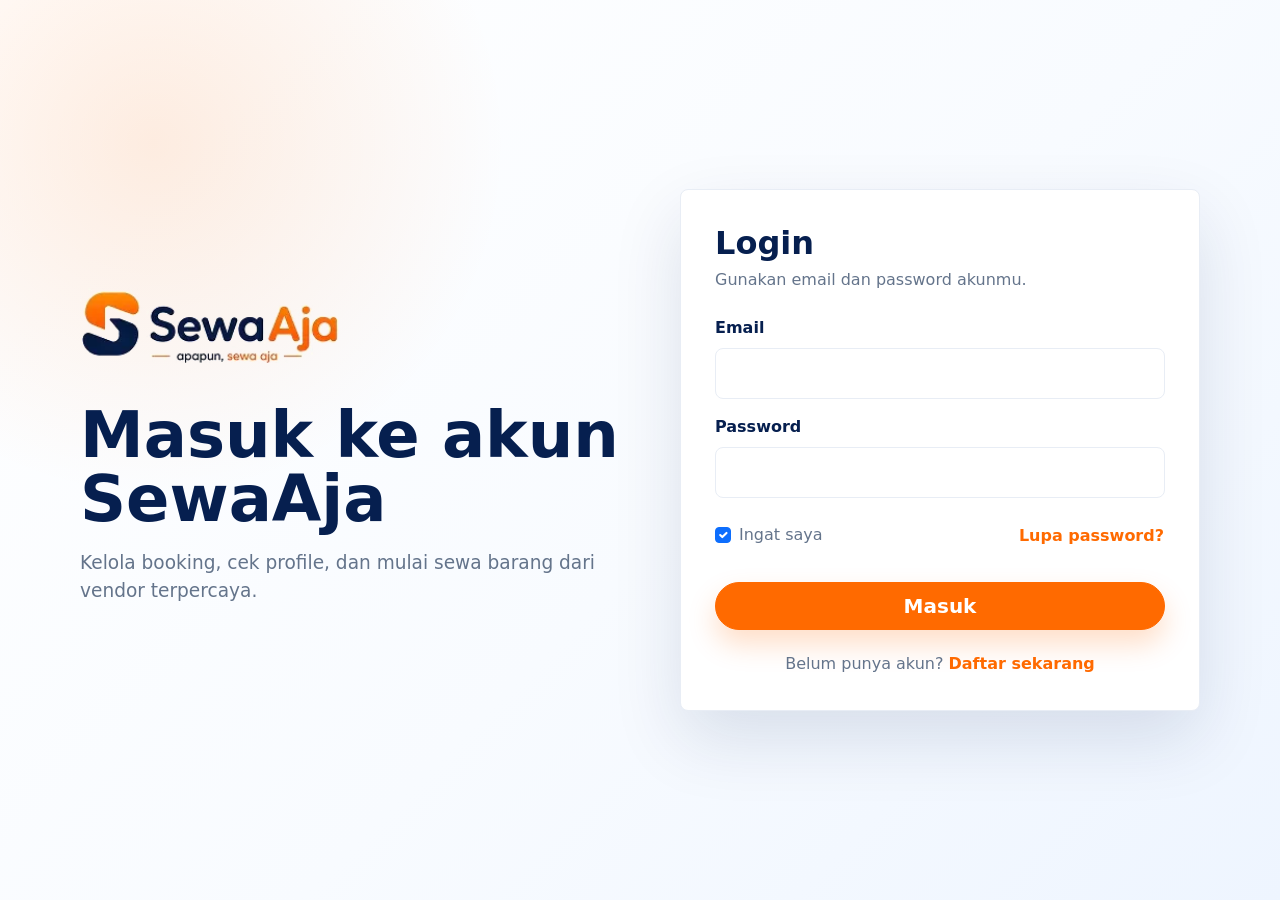
<file: frontend/public/login.html>
<!doctype html>
<html lang="id">
<head>
    <meta charset="utf-8">
    <meta name="viewport" content="width=device-width, initial-scale=1">
    <link rel="icon" href="/sewaaja/favicon.ico" sizes="any">
    <link rel="icon" type="image/png" sizes="32x32" href="/sewaaja/assets/favicon/favicon-32x32.png">
    <link rel="icon" type="image/png" sizes="16x16" href="/sewaaja/assets/favicon/favicon-16x16.png">
    <link rel="apple-touch-icon" href="/sewaaja/assets/favicon/apple-touch-icon.png">
    <link rel="manifest" href="/sewaaja/site.webmanifest">
    <title>Masuk - SewaAja</title>
    <link href="https://cdn.jsdelivr.net/npm/bootstrap@5.3.3/dist/css/bootstrap.min.css" rel="stylesheet">
    <link href="assets/css/app.css" rel="stylesheet">
</head>
<body class="auth-body">
    <main class="auth-shell">
        <section class="auth-brand">
            <a href="/sewaaja/">
                <img src="assets/img/sewaaja-logo-wordmark.webp" alt="SewaAja" class="auth-logo">
            </a>
            <h1>Masuk ke akun SewaAja</h1>
            <p>Kelola booking, cek profile, dan mulai sewa barang dari vendor terpercaya.</p>
        </section>

        <section class="auth-card">
            <div class="auth-card-header">
                <h2>Login</h2>
                <p>Gunakan email dan password akunmu.</p>
            </div>
            <div class="alert d-none" id="formAlert" role="alert"></div>
            <form id="loginForm" novalidate>
                <div class="mb-3">
                    <label for="email" class="form-label">Email</label>
                    <input type="email" class="form-control" id="email" name="email" autocomplete="email" required>
                    <div class="invalid-feedback"></div>
                </div>
                <div class="mb-3">
                    <label for="password" class="form-label">Password</label>
                    <input type="password" class="form-control" id="password" name="password" autocomplete="current-password" required>
                    <div class="invalid-feedback"></div>
                </div>
                <div class="d-flex justify-content-between align-items-center mb-4">
                    <div class="form-check">
                        <input class="form-check-input" type="checkbox" id="remember" checked>
                        <label class="form-check-label" for="remember">Ingat saya</label>
                    </div>
                    <button class="btn btn-link p-0 auth-link" type="button" id="forgotButton">Lupa password?</button>
                </div>
                <button class="btn btn-brand w-100 btn-lg" type="submit">Masuk</button>
            </form>
            <p class="auth-switch">Belum punya akun? <a href="/sewaaja/register">Daftar sekarang</a></p>
        </section>
    </main>

    <script src="assets/js/auth-store.js"></script>
    <script src="assets/js/auth-pages.js"></script>
</body>
</html>
</file>
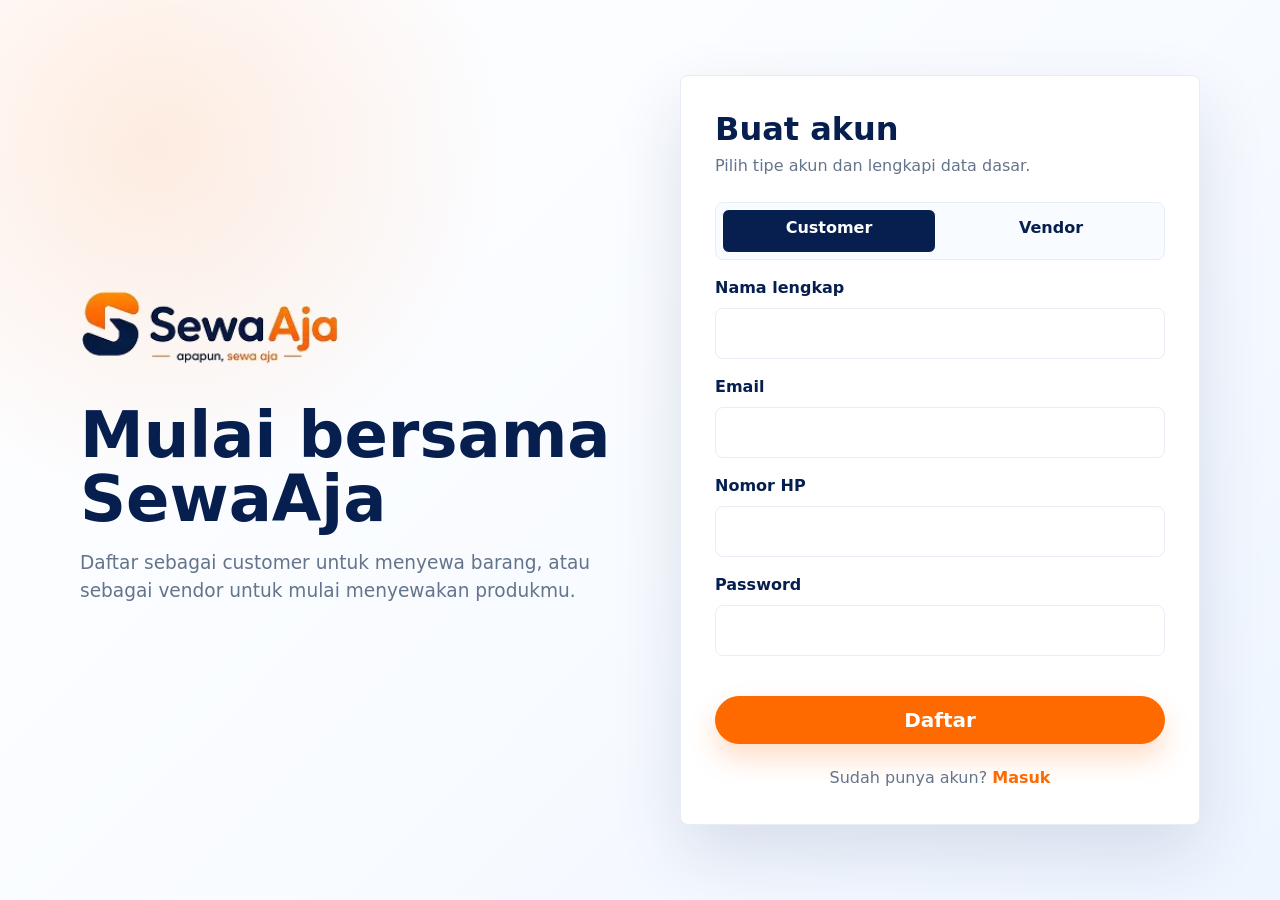
<file: frontend/public/register.html>
<!doctype html>
<html lang="id">
<head>
    <meta charset="utf-8">
    <meta name="viewport" content="width=device-width, initial-scale=1">
    <link rel="icon" href="/sewaaja/favicon.ico" sizes="any">
    <link rel="icon" type="image/png" sizes="32x32" href="/sewaaja/assets/favicon/favicon-32x32.png">
    <link rel="icon" type="image/png" sizes="16x16" href="/sewaaja/assets/favicon/favicon-16x16.png">
    <link rel="apple-touch-icon" href="/sewaaja/assets/favicon/apple-touch-icon.png">
    <link rel="manifest" href="/sewaaja/site.webmanifest">
    <title>Daftar - SewaAja</title>
    <link href="https://cdn.jsdelivr.net/npm/bootstrap@5.3.3/dist/css/bootstrap.min.css" rel="stylesheet">
    <link href="assets/css/app.css" rel="stylesheet">
</head>
<body class="auth-body">
    <main class="auth-shell">
        <section class="auth-brand">
            <a href="/sewaaja/">
                <img src="assets/img/sewaaja-logo-wordmark.webp" alt="SewaAja" class="auth-logo">
            </a>
            <h1>Mulai bersama SewaAja</h1>
            <p>Daftar sebagai customer untuk menyewa barang, atau sebagai vendor untuk mulai menyewakan produkmu.</p>
        </section>

        <section class="auth-card">
            <div class="auth-card-header">
                <h2>Buat akun</h2>
                <p>Pilih tipe akun dan lengkapi data dasar.</p>
            </div>
            <div class="alert d-none" id="formAlert" role="alert"></div>
            <form id="registerForm" novalidate>
                <div class="role-toggle mb-3" role="group" aria-label="Pilih role">
                    <input type="radio" class="btn-check" name="role" id="roleCustomer" value="customer" checked>
                    <label class="btn" for="roleCustomer">Customer</label>
                    <input type="radio" class="btn-check" name="role" id="roleVendor" value="vendor">
                    <label class="btn" for="roleVendor">Vendor</label>
                </div>

                <div class="mb-3">
                    <label for="name" class="form-label">Nama lengkap</label>
                    <input type="text" class="form-control" id="name" name="name" autocomplete="name" required>
                    <div class="invalid-feedback"></div>
                </div>
                <div class="mb-3">
                    <label for="email" class="form-label">Email</label>
                    <input type="email" class="form-control" id="email" name="email" autocomplete="email" required>
                    <div class="invalid-feedback"></div>
                </div>
                <div class="mb-3">
                    <label for="phone" class="form-label">Nomor HP</label>
                    <input type="tel" class="form-control" id="phone" name="phone" autocomplete="tel">
                    <div class="invalid-feedback"></div>
                </div>
                <div class="mb-3">
                    <label for="password" class="form-label">Password</label>
                    <input type="password" class="form-control" id="password" name="password" autocomplete="new-password" required>
                    <div class="invalid-feedback"></div>
                </div>

                <div id="vendorFields" class="vendor-fields d-none">
                    <div class="mb-3">
                        <label for="store_name" class="form-label">Nama toko</label>
                        <input type="text" class="form-control" id="store_name" name="store_name">
                        <div class="invalid-feedback"></div>
                    </div>
                    <div class="row g-3">
                        <div class="col-md-6">
                            <label for="city" class="form-label">Kota</label>
                            <input type="text" class="form-control" id="city" name="city">
                            <div class="invalid-feedback"></div>
                        </div>
                        <div class="col-md-6">
                            <label for="province" class="form-label">Provinsi</label>
                            <input type="text" class="form-control" id="province" name="province">
                            <div class="invalid-feedback"></div>
                        </div>
                    </div>
                </div>

                <button class="btn btn-brand w-100 btn-lg mt-4" type="submit">Daftar</button>
            </form>
            <p class="auth-switch">Sudah punya akun? <a href="/sewaaja/login">Masuk</a></p>
        </section>
    </main>

    <script src="assets/js/auth-store.js"></script>
    <script src="assets/js/auth-pages.js"></script>
</body>
</html>
</file>
<file: frontend/public/assets/css/app.css>
:root {
    --sewaaja-navy: #061f4f;
    --sewaaja-navy-soft: #0b2f68;
    --sewaaja-orange: #ff6a00;
    --sewaaja-orange-dark: #e95d00;
    --sewaaja-ink: #071a3d;
    --sewaaja-muted: #64748b;
    --sewaaja-line: #e8edf5;
    --sewaaja-bg: #f8fbff;
}

body {
    min-height: 100vh;
    background: var(--sewaaja-bg);
    color: var(--sewaaja-ink);
    font-family: system-ui, -apple-system, BlinkMacSystemFont, "Segoe UI", sans-serif;
}

img {
    max-width: 100%;
}

button,
a,
input,
select,
textarea {
    touch-action: manipulation;
}

button,
.btn,
.nav-link,
.page-link {
    min-height: 44px;
}

.navbar {
    min-height: 78px;
    box-shadow: 0 12px 30px rgba(6, 31, 79, 0.05);
}

.brand-logo {
    width: 176px;
    height: 54px;
    object-fit: contain;
    object-position: center;
}

.nav-link {
    color: var(--sewaaja-navy);
    font-weight: 650;
}

.nav-link:hover,
.nav-link:focus {
    color: var(--sewaaja-orange);
}

.btn {
    border-radius: 999px;
    font-weight: 700;
    padding-inline: 1.35rem;
}

.btn-brand {
    background: var(--sewaaja-orange);
    border-color: var(--sewaaja-orange);
    color: #fff;
    box-shadow: 0 14px 28px rgba(255, 106, 0, 0.22);
}

.btn-brand:hover,
.btn-brand:focus {
    background: var(--sewaaja-orange-dark);
    border-color: var(--sewaaja-orange-dark);
    color: #fff;
}

.btn-outline-brand {
    border-color: rgba(6, 31, 79, 0.22);
    color: var(--sewaaja-navy);
    background: #fff;
}

.btn-outline-brand:hover,
.btn-outline-brand:focus {
    border-color: var(--sewaaja-navy);
    background: var(--sewaaja-navy);
    color: #fff;
}

.hero-section {
    min-height: calc(100vh - 78px);
    display: flex;
    align-items: center;
    padding: 72px 0;
    background:
        radial-gradient(circle at 85% 18%, rgba(255, 106, 0, 0.11), transparent 26%),
        linear-gradient(180deg, #fff 0%, var(--sewaaja-bg) 100%);
}

.eyebrow {
    display: inline-flex;
    align-items: center;
    gap: 12px;
    color: var(--sewaaja-navy);
    font-weight: 800;
}

.eyebrow span {
    width: 58px;
    height: 4px;
    border-radius: 999px;
    background: var(--sewaaja-orange);
}

.eyebrow strong {
    color: var(--sewaaja-orange);
}

.hero-title {
    max-width: 720px;
    color: var(--sewaaja-navy);
    line-height: 1.06;
}

.hero-copy {
    max-width: 640px;
    color: var(--sewaaja-muted);
    margin: 20px 0 28px;
}

.hero-metrics {
    display: grid;
    grid-template-columns: repeat(3, minmax(0, 1fr));
    gap: 14px;
    max-width: 560px;
    margin-top: 34px;
}

.hero-metrics div {
    border-top: 3px solid var(--sewaaja-orange);
    padding-top: 12px;
}

.hero-metrics strong,
.hero-metrics span {
    display: block;
}

.hero-metrics strong {
    color: var(--sewaaja-navy);
    font-size: 1.45rem;
    line-height: 1;
}

.hero-metrics span {
    color: var(--sewaaja-muted);
    font-size: 0.92rem;
    margin-top: 6px;
}

.brand-panel {
    background: #fff;
    border: 1px solid var(--sewaaja-line);
    border-radius: 8px;
    padding: 34px;
    box-shadow: 0 28px 70px rgba(6, 31, 79, 0.12);
}

.hero-logo {
    width: 100%;
    max-width: 390px;
    height: 164px;
    object-fit: contain;
    object-position: center;
    display: block;
    margin: 0 auto 24px;
}

.brand-panel h2 {
    color: var(--sewaaja-navy);
}

.service-list {
    list-style: none;
    margin: 0;
    padding: 0;
}

.service-list li {
    display: flex;
    align-items: center;
    gap: 12px;
    border-top: 1px solid var(--sewaaja-line);
    color: var(--sewaaja-muted);
    font-weight: 650;
    padding: 13px 0;
}

.service-list span {
    width: 10px;
    height: 10px;
    flex: 0 0 10px;
    border-radius: 50%;
    background: var(--sewaaja-orange);
    box-shadow: 0 0 0 4px rgba(255, 106, 0, 0.13);
}

@media (max-width: 991.98px) {
    .navbar-collapse {
        padding: 18px 0 8px;
    }

    .hero-section {
        padding: 48px 0;
    }
}

@media (max-width: 575.98px) {
    .brand-logo {
        width: 142px;
        height: 44px;
    }

    .hero-metrics {
        grid-template-columns: 1fr;
    }

    .brand-panel {
        padding: 24px;
    }
}

.auth-body {
    background:
        radial-gradient(circle at 12% 16%, rgba(255, 106, 0, 0.12), transparent 26%),
        linear-gradient(135deg, #fff 0%, #f8fbff 55%, #eef5ff 100%);
}

.auth-shell {
    min-height: 100vh;
    display: grid;
    grid-template-columns: minmax(0, 1fr) minmax(380px, 520px);
    align-items: center;
    gap: 56px;
    width: min(1120px, calc(100% - 32px));
    margin: 0 auto;
    padding: 48px 0;
}

.auth-brand h1 {
    max-width: 620px;
    color: var(--sewaaja-navy);
    font-size: clamp(2.25rem, 5vw, 4.4rem);
    font-weight: 800;
    line-height: 1;
    margin: 28px 0 18px;
}

.auth-brand p {
    max-width: 560px;
    color: var(--sewaaja-muted);
    font-size: 1.16rem;
}

.auth-logo {
    width: 260px;
    height: 96px;
    object-fit: contain;
    object-position: center;
}

.auth-card {
    background: #fff;
    border: 1px solid var(--sewaaja-line);
    border-radius: 8px;
    box-shadow: 0 28px 70px rgba(6, 31, 79, 0.12);
    padding: 34px;
}

.auth-card-header {
    margin-bottom: 24px;
}

.auth-card h2 {
    color: var(--sewaaja-navy);
    font-weight: 800;
    margin-bottom: 6px;
}

.auth-card-header p,
.auth-switch,
.form-check-label {
    color: var(--sewaaja-muted);
}

.form-label {
    color: var(--sewaaja-navy);
    font-weight: 700;
}

.form-control {
    border-color: var(--sewaaja-line);
    border-radius: 8px;
    padding: 0.78rem 0.95rem;
}

.form-select {
    border-color: var(--sewaaja-line);
    border-radius: 8px;
    padding: 0.78rem 0.95rem;
}

.form-control:focus,
.form-select:focus {
    border-color: var(--sewaaja-orange);
    box-shadow: 0 0 0 0.2rem rgba(255, 106, 0, 0.13);
}

.auth-link,
.auth-switch a {
    color: var(--sewaaja-orange);
    font-weight: 800;
    text-decoration: none;
}

.auth-switch {
    margin: 22px 0 0;
    text-align: center;
}

.role-toggle {
    display: grid;
    grid-template-columns: 1fr 1fr;
    gap: 8px;
    padding: 6px;
    background: var(--sewaaja-bg);
    border: 1px solid var(--sewaaja-line);
    border-radius: 8px;
}

.role-toggle .btn {
    border-radius: 7px;
    color: var(--sewaaja-navy);
    box-shadow: none;
}

.role-toggle .btn-check:checked + .btn {
    background: var(--sewaaja-navy);
    color: #fff;
}

.vendor-fields {
    border-top: 1px solid var(--sewaaja-line);
    margin-top: 20px;
    padding-top: 20px;
}

@media (max-width: 899.98px) {
    .auth-shell {
        grid-template-columns: 1fr;
        gap: 28px;
    }

    .auth-brand {
        text-align: center;
    }

    .auth-brand h1,
    .auth-brand p {
        margin-left: auto;
        margin-right: auto;
    }
}

@media (max-width: 575.98px) {
    .auth-shell {
        width: min(100% - 20px, 520px);
        padding: 28px 0;
    }

    .auth-card {
        padding: 24px;
    }

    .auth-logo {
        width: 210px;
        height: 78px;
    }
}

.catalog-page {
    min-height: calc(100vh - 78px);
}

.catalog-header {
    padding: 56px 0 34px;
    background:
        radial-gradient(circle at 82% 12%, rgba(255, 106, 0, 0.12), transparent 24%),
        linear-gradient(180deg, #fff 0%, var(--sewaaja-bg) 100%);
}

.catalog-header h1 {
    max-width: 680px;
    color: var(--sewaaja-navy);
    font-size: clamp(2.2rem, 5vw, 4rem);
    font-weight: 800;
    line-height: 1;
}

.catalog-header p {
    max-width: 620px;
    color: var(--sewaaja-muted);
    font-size: 1.1rem;
    margin: 14px 0 0;
}

.catalog-search {
    display: grid;
    grid-template-columns: minmax(0, 1fr) auto;
    gap: 10px;
    background: #fff;
    border: 1px solid var(--sewaaja-line);
    border-radius: 8px;
    padding: 8px;
    box-shadow: 0 18px 40px rgba(6, 31, 79, 0.08);
}

.catalog-search .form-control {
    border: 0;
    box-shadow: none;
}

.catalog-layout {
    display: grid;
    grid-template-columns: 280px minmax(0, 1fr);
    gap: 28px;
    padding-top: 28px;
    padding-bottom: 56px;
}

.filter-panel,
.catalog-toolbar,
.product-card,
.empty-state {
    background: #fff;
    border: 1px solid var(--sewaaja-line);
    border-radius: 8px;
}

.filter-panel {
    position: sticky;
    top: 100px;
    align-self: start;
    padding: 22px;
    box-shadow: 0 16px 42px rgba(6, 31, 79, 0.07);
}

.filter-title,
.catalog-toolbar,
.product-footer,
.product-meta {
    display: flex;
    align-items: center;
    justify-content: space-between;
    gap: 12px;
}

.filter-title {
    margin-bottom: 18px;
}

.filter-title h2 {
    color: var(--sewaaja-navy);
    font-size: 1.25rem;
    font-weight: 800;
    margin: 0;
}

.catalog-toolbar {
    padding: 16px 18px;
    margin-bottom: 18px;
}

.catalog-toolbar strong {
    display: block;
    color: var(--sewaaja-navy);
}

.catalog-toolbar span {
    color: var(--sewaaja-muted);
    font-size: 0.92rem;
}

.catalog-toolbar .form-select {
    width: 176px;
}

.product-grid {
    display: grid;
    grid-template-columns: repeat(3, minmax(0, 1fr));
    gap: 18px;
}

.product-card {
    overflow: hidden;
    min-width: 0;
    box-shadow: 0 16px 36px rgba(6, 31, 79, 0.07);
}

.product-image {
    position: relative;
    aspect-ratio: 4 / 3;
    background:
        url("../img/sewaaja-logo-wordmark.webp") center / 72% auto no-repeat,
        linear-gradient(135deg, rgba(6, 31, 79, 0.96), rgba(11, 47, 104, 0.92));
    overflow: hidden;
}

.product-image img {
    width: 100%;
    height: 100%;
    display: block;
    object-fit: cover;
}

.product-image span {
    position: absolute;
    left: 12px;
    bottom: 12px;
    max-width: calc(100% - 24px);
    display: inline-flex;
    align-items: center;
    gap: 6px;
    background: rgba(255, 255, 255, 0.94);
    color: var(--sewaaja-navy);
    border-radius: 999px;
    padding: 6px 10px;
    font-size: 0.78rem;
    font-weight: 800;
}

.product-image span svg {
    width: 15px;
    height: 15px;
    color: var(--sewaaja-orange);
    flex: 0 0 auto;
}

.product-body {
    padding: 18px;
}

.product-meta {
    color: var(--sewaaja-muted);
    font-size: 0.78rem;
    font-weight: 700;
    margin-bottom: 10px;
}

.product-body h2 {
    color: var(--sewaaja-navy);
    font-size: 1.05rem;
    font-weight: 800;
    line-height: 1.25;
    min-height: 2.6em;
    margin: 0;
}

.product-body p {
    color: var(--sewaaja-muted);
    display: -webkit-box;
    font-size: 0.92rem;
    line-height: 1.45;
    min-height: 2.7em;
    margin: 10px 0 16px;
    overflow: hidden;
    -webkit-box-orient: vertical;
    -webkit-line-clamp: 2;
}

.product-footer strong {
    color: var(--sewaaja-orange);
    font-size: 1.05rem;
}

.product-footer small {
    color: var(--sewaaja-muted);
    font-size: 0.8rem;
    margin-left: 2px;
}

.vendor-name {
    border-top: 1px solid var(--sewaaja-line);
    color: var(--sewaaja-muted);
    font-size: 0.85rem;
    font-weight: 700;
    margin-top: 16px;
    padding-top: 12px;
}

.pagination-wrap {
    display: flex;
    justify-content: center;
    margin-top: 28px;
}

.page-link {
    color: var(--sewaaja-navy);
    border-color: var(--sewaaja-line);
    font-weight: 700;
}

.page-item.active .page-link {
    background: var(--sewaaja-orange);
    border-color: var(--sewaaja-orange);
}

.empty-state {
    grid-column: 1 / -1;
    padding: 40px;
    text-align: center;
}

.empty-state h2 {
    color: var(--sewaaja-navy);
    font-weight: 800;
}

.empty-state p {
    color: var(--sewaaja-muted);
    margin: 0;
}

.skeleton-card {
    box-shadow: none;
}

.skeleton-card .product-image,
.skeleton-card span,
.skeleton-card strong,
.skeleton-card p,
.skeleton-card small {
    animation: pulse 1.25s ease-in-out infinite;
    background: #edf2f8;
    border-radius: 8px;
}

.skeleton-card .product-body span,
.skeleton-card .product-body strong,
.skeleton-card .product-body p,
.skeleton-card .product-body small {
    display: block;
}

.skeleton-card .product-body span {
    width: 42%;
    height: 12px;
}

.skeleton-card .product-body strong {
    width: 86%;
    height: 18px;
    margin-top: 14px;
}

.skeleton-card .product-body p {
    width: 100%;
    height: 40px;
    margin: 14px 0;
}

.skeleton-card .product-body small {
    width: 58%;
    height: 14px;
}

@keyframes pulse {
    0%,
    100% {
        opacity: 1;
    }

    50% {
        opacity: 0.48;
    }
}

@media (max-width: 1199.98px) {
    .product-grid {
        grid-template-columns: repeat(2, minmax(0, 1fr));
    }
}

@media (max-width: 991.98px) {
    .catalog-layout {
        grid-template-columns: 1fr;
    }

    .filter-panel {
        position: static;
    }
}

@media (max-width: 575.98px) {
    .catalog-search {
        grid-template-columns: 1fr;
    }

    .catalog-toolbar {
        align-items: flex-start;
        flex-direction: column;
    }

    .catalog-toolbar .form-select {
        width: 100%;
    }

    .product-grid {
        grid-template-columns: 1fr;
    }

    .btn,
    .catalog-search .btn,
    .catalog-search .form-control {
        width: 100%;
    }

    .product-footer {
        align-items: flex-start;
        flex-direction: column;
    }
}
</file>
